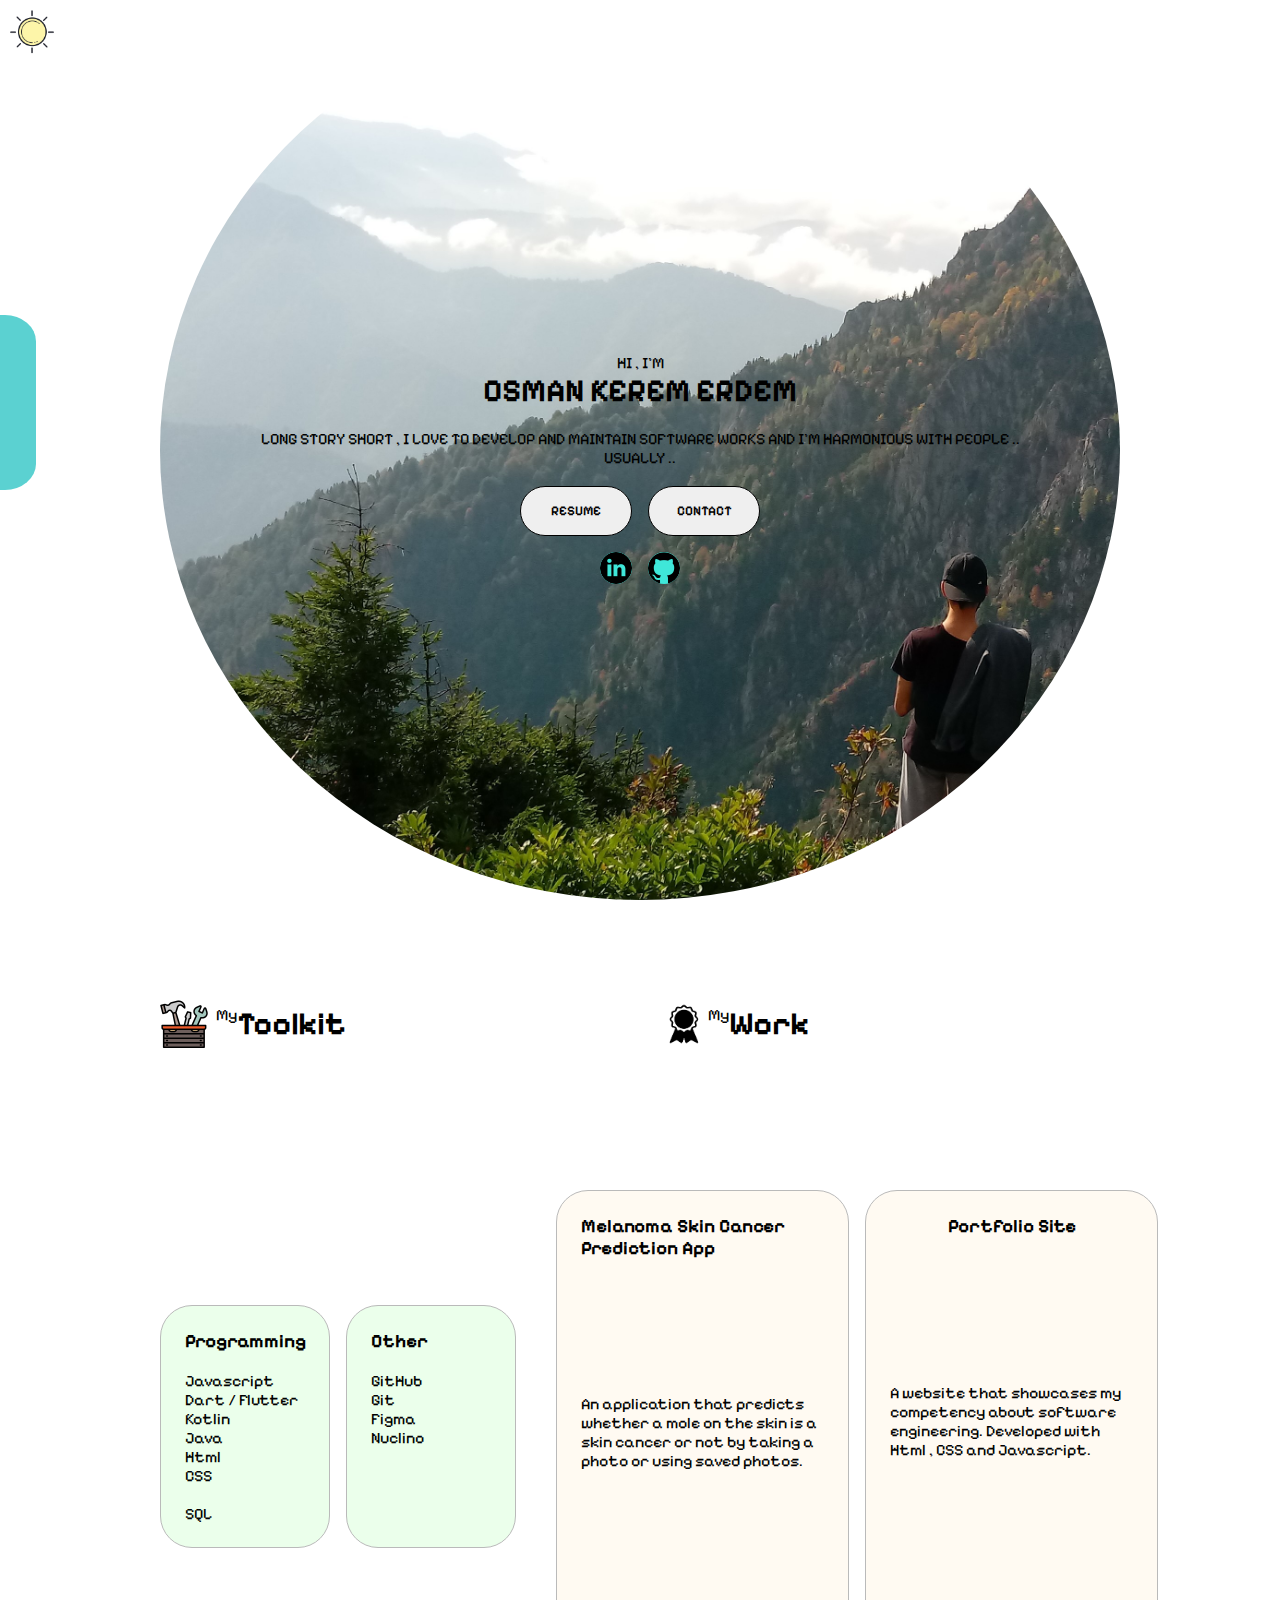
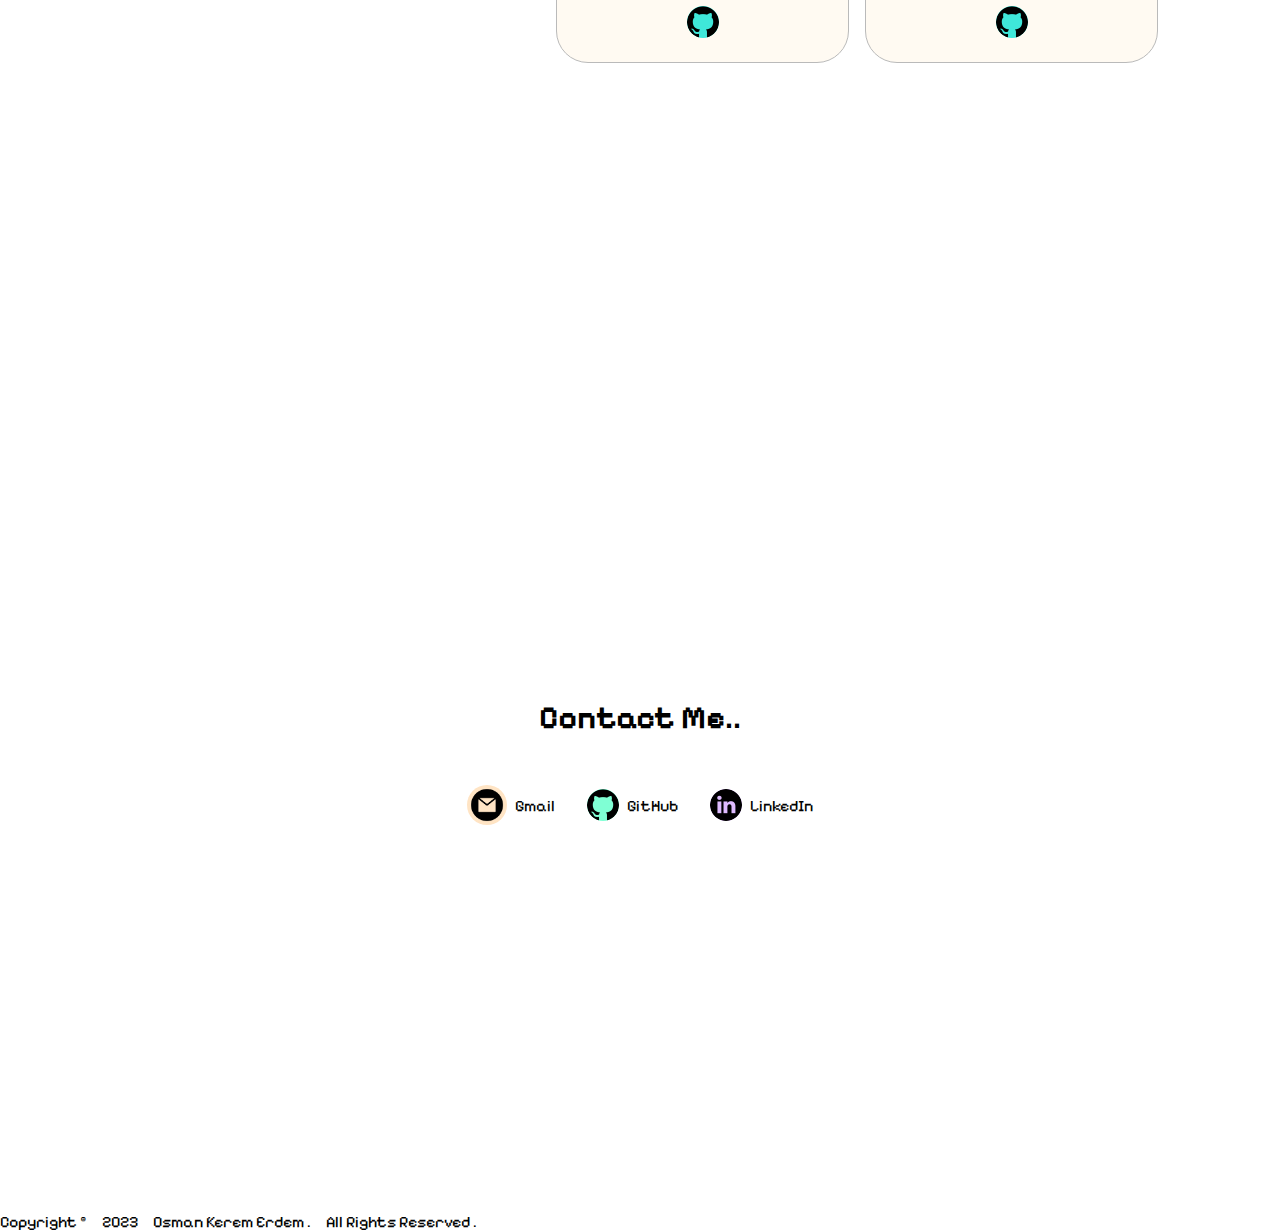
<file: index.html>
<!DOCTYPE html>
<html lang="en">

<head>
  <title>Hi</title>
  <link rel="stylesheet" href="style.css" />
  <link rel="stylesheet" href="mediaqueries.css" />
</head>

<body>
  <img class="theme_image" src="./assets/sun_on.png" onclick="changeTheme(this)">
  <nav id="navigator" class="navigator">
    <div>
      <ul class="nav_links">
        <li>
          <a class="nav_item" href="#about">ABOUT</a>
        </li>
        <li>
          <a class="nav_item" href="#experiencenwork">EXPERIENCE & WORK</a>
        </li>
        <li>
          <a class="nav_item" href="#contact">CONTACT</a>
        </li>
      </ul>
    </div>
  </nav>
  <nav id="hamburger_nav">
    <div class="hamburger_menu">
      <div class="hamburger_icon" onclick="toggleMenu()">
        <span></span>
        <span></span>
        <span></span>
      </div>
      <div class="menu_links">
        <li>
          <a class="nav_item" href="#about" onclick="toggleMenu()">ABOUT</a>
        </li>
        <li>
          <a class="nav_item" href="#experiencenwork" onclick="toggleMenu()">EXPERIENCE & WORK</a>
        </li>
        <li>
          <a class="nav_item" href="#contact" onclick="toggleMenu()">CONTACT</a>
        </li>
      </div>
    </div>
  </nav>
  <section id="about">
    <div class="about_div">
      <p class="about_text">
        HI , I'M
      <h1>OSMAN KEREM ERDEM</h1><br>LONG STORY SHORT , I LOVE TO DEVELOP
      AND MAINTAIN SOFTWARE WORKS AND I'M HARMONIOUS WITH PEOPLE ..<br>
      USUALLY ..<br><br>
      </p>
      <div class="btn_container">
        <input type="button" class="cv_btn" value="RESUME" onclick="window.open('./assets/resume-example.pdf')">
        <input type="button" class="contact_btn" value="CONTACT" onclick="location.href='./#contact'">
      </div>
      <div class="socials_container">
        <img src="./assets/linkedin.png" alt="linkedin profile" class="icon icon_social"
          onclick="location.href='https://www.linkedin.com/in/okerdem13/'">
        <img src="./assets/github.png" alt="github profile" class="icon icon_social"
          onclick="location.href='https://github.com/okerdem/'">
      </div>
    </div>
  </section>
  <section id="experiencenwork">
    <div class="headers_div">
      <div class="experience_header_div">
        <img src="./assets/toolbox.png">
        <div class="experience_header_text">
          <p>My</p>
          <h1>Toolkit</h1>
        </div>
      </div>
      <div class="works_header_div">
        <img class="works_image" src="./assets/experience.png">
        <div class="works_header_text">
          <p>My</p>
          <h1>Work</h1>
        </div>
      </div>
    </div>
    <div class="experiencenwork_div">
      <div class="experience_div">
        <div class="experience_elements_div">
          <div class="element_div">
            <h3>Programming</h3><br>
            <p>Javascript<br>Dart / Flutter<br>Kotlin<br>Java<br>Html<br>CSS<br><br>SQL</p>
          </div>
          <div class="element_div">
            <h3>Other</h3><br>
            <p>GitHub<br>Git<br>Figma<br>Nuclino</p>
          </div>
        </div>
      </div>
      <div class="works_div">
        <div class="works_container_div">
          <div class="work_element">
            <h3>Melanoma Skin Cancer
              Prediction App</h3>
            <p>An application that predicts whether a mole on
              the skin is a skin cancer or not by taking a
              photo or using saved photos.</p>
            <img src="./assets/github.png" alt="github profile" class="icon icon_social"
              onclick="location.href='https://github.com/okerdem/Project_Mole/'">
          </div>
          <div class="work_element">
            <h3>Portfolio Site</h3>
            <p>A website that showcases my competency about software engineering. Developed with Html , CSS and
              Javascript.</p>
            <img src="./assets/github.png" alt="github profile" class="icon icon_social"
              onclick="location.href='https://github.com/okerdem/Portfolio_Site/'">
          </div>
        </div>
      </div>
    </div>
    </div>
  </section>
  <section id="contact">
    <div class="contact_div">
      <h1>Contact Me..</h1>
      <div class="contact_details">
        <div class="contact_element">
          <img class="contact_image mail" src="./assets/email.png">
          <p><a href="mailto:okerdem.13@gmail.com">Gmail</a> </p>
        </div>
        <div class="contact_element">
          <img class="contact_image github" src="./assets/github.png">
          <p><a href="https://github.com/okerdem/">GitHub</a> </p>
        </div>
        <div class="contact_element">
          <img class="contact_image linkedin" src="./assets/linkedin.png">
          <p><a href="https://www.linkedin.com/in/okerdem13/">LinkedIn</a> </p>
        </div>
      </div>
    </div>
  </section>
  <footer>
    <p>
      Copyright &#169; &nbsp; &nbsp; 2023 &nbsp; &nbsp; Osman Kerem Erdem . &nbsp; &nbsp; All Rights Reserved .
    </p>
  </footer>
  <script src="script.js"></script>
</body>

</html>
</file>
<file: style.css>
/*GENERAL*/

@import url("https://fonts.googleapis.com/css2?family=Pixelify+Sans:wght@400;500;600&display=swap");

* {
  margin: 0;
  padding: 0;
}

html {
  scroll-snap-type: y mandatory;
  scroll-behavior: smooth;
}

body {
  font-family: "Pixelify Sans", cursive;
  background-attachment: fixed;
  background-size: 100vw auto;
  background-position: center;
}

section {
  scroll-snap-align: start;
  scroll-snap-stop: always;
}

a {
  color: black;
  text-decoration: none;
}

a:hover {
  color: gray;
  text-decoration: underline;
  text-underline-offset: 0.3rem;
}

a,
.btn {
  transition: all 300ms ease;
}

/*NAVIGATOR*/

.navigator {
  position: fixed;
  top: 35vh;
}

.theme_image{
  position: fixed;
  height: 4rem;
}

.theme_image:hover{
  cursor: pointer;
}

.nav_links {
  display: flex;
  flex-direction: column;
  gap: 2rem;
  list-style-type: none;
  position: fixed;
  left: -19vh;
  width: 17vh;
  z-index: 100;
  transition: all 500ms ease;
  background-color: rgb(91, 209, 209);
  border-radius: 0 15% 15% 0;
  padding: 3vh;
}

.nav_links:hover {
  left: 0;
}

/*HAMBURGER MENU*/

#hamburger_nav {
  display: none;
}

.hamburger_menu {
  position: relative;
  display: inline-block;
}

.hamburger_icon {
  display: flex;
  flex-direction: column;
  justify-content: space-between;
  height: 24px;
  width: 32px;
  cursor: pointer;
}

.hamburger_icon span {
  width: 100%;
  height: 2px;
  transition: all 0.3 ease-in-out;
  background-color: black;
}

.menu_links {
  position: absolute;
  top: 100%;
  right: 0;
  width: fit-content;
  max-height: 0;
  overflow: hidden;
  transition: all 0.3 ease-in-out;
}

.menu_links a {
  display: block;
  align-items: center;
  padding: 10px;
  transition: all 0.3 ease-in-out;
}

.nav_item{
  color: white;
}

.menu_links li {
  list-style: none;
}

.menu_links.open {
  max-height: 300px;
}

.hamburger_icon.open span:first-child {
  transform: rotate(45deg) translate(10px, 5px);
}

.hamburger_icon.open span:nth-child(2) {
  opacity: 0;
}

.hamburger_icon.open span:last-child {
  transform: rotate(-45deg) translate(10px, -5px);
}

.hamburger_icon span:first-child {
  transform: none;
}

.hamburger_icon span:nth-child(2) {
  opacity: 1;
}

.hamburger_icon span:last-child {
  transform: none;
}

/*SECTIONS*/

section {
  padding-top: 4vh;
  height: 96vh;
  margin: 0 10rem;
  box-sizing: border-box;
  min-height: fit-content;
}

/*ABOUT SECTION*/
#about {
  position: relative;
  display: flex;
  justify-content: center;
  gap: 5rem;
  height: 100vh;
  background-image: url("./assets/profile_pic.png");
  background-repeat: no-repeat;
  background-size: cover;
  border-radius: 50%;
  min-width: 550px;
}

.about_div {
  align-self: center;
  text-align: center;
  padding: 5vh;
}

.socials_container {
  display: flex;
  justify-content: center;
  gap: 1rem;
}

.icon_social {
  cursor: pointer;
  height: 2rem;
  border-radius: 50%;
  background-color: rgb(63, 231, 217);
}

.icon_social:hover {
  background-color: rgb(255, 168, 110);
  transition: all 300ms ease;
}

.btn_container {
  display: flex;
  justify-content: center;
  gap: 1rem;
  margin-bottom: 1rem;
}

.cv_btn,
.contact_btn {
  border: black 0.1rem solid;
  padding: 1rem;
  border-radius: 2rem;
  width: 7rem;
  font-family: "Pixelify Sans", cursive;
  font-weight: 600;
  transition: all 300ms ease;
}

.cv_btn:hover,
.contact_btn:hover {
  cursor: pointer;
  background-color: rgb(53, 53, 53);
  color: white;
  border: white 0.1rem solid;
}

/*EXPERIENCE & WORK SECTION */

#experiencenwork {
  height: 100vh;
  position: relative;
}

.headers_div {
  display: flex;
  margin-top: 4rem;
  gap: 2.5rem;
}

.experience_header_text,
.works_header_text {
  display: flex;
}

.experience_header_div {
  display: flex;
  flex-direction: row;
  justify-content: start;
  align-items: center;
  gap: 0.5rem;
  flex: 1;
}

.works_header_div {
  display: flex;
  align-items: center;
  justify-content: start;
  flex: 1;
}

.experiencenwork_div {
  display: flex;
  gap: 2.5rem;
  margin-top: -4.5rem;
}

.experience_div {
  display: flex;
  flex-direction: column;
  justify-content: center;
  flex: 1;
  height: 100vh;
}

.experience_elements_div {
  display: flex;
  gap: 1rem;
}

.element_div {
  border: rgb(186, 186, 186) 0.1rem solid;
  border-radius: 2rem;
  padding: 1.5rem;
  width: 120px;
  background-color: rgb(235, 255, 235);
}

.works_div {
  flex: 1;
  display: flex;
  flex-direction: column;
  height: 100vh;
  justify-content: center;
}

.works_image {
  height: 3rem;
}

.works_container_div {
  display: flex;
  gap: 1rem;
}

.work_element {
  width: 27vh;
  height: 47vh;
  border: rgb(186, 186, 186) 0.1rem solid;
  border-radius: 2rem;
  padding: 1.5rem;
  display: flex;
  flex-direction: column;
  gap: 1rem;
  justify-content: space-between;
  align-items: center;
  background-color: rgb(255, 250, 242);
}

.works_button {
  border: black 0.1rem solid;
  padding: 1rem;
  border-radius: 2rem;
  width: 7rem;
  font-family: "Pixelify Sans", cursive;
  font-weight: 600;
  transition: all 300ms ease;
}

.works_button:hover {
  cursor: pointer;
  background-color: rgb(53, 53, 53);
  color: white;
  border: white 0.1rem solid;
}

/*CONTACT SECTION*/

#contact {
  height: 100vh;
  position: relative;
}

.contact_div {
  height: 100vh;
  display: flex;
  flex-direction: column;
  align-items: center;
  justify-content: center;
  gap: 3rem;
}

.contact_details {
  display: flex;
  gap: 2rem;
}

.contact_element {
  display: flex;
  align-items: center;
  gap: 0.5rem;
}

.contact_image {
  height: 2rem;
  border-radius: 50%;
}

.mail {
  height: 2.5rem;
  background-color: bisque;
}

.github {
  background-color: aquamarine;
}

.linkedin {
  background-color: rgb(222, 187, 255);
}
</file>
<file: mediaqueries.css>
@media screen and (max-width:1200px) {
  #navigator {
    display: none;
  }

  #hamburger_nav {
    display: flex;
    padding: 7vh;
    justify-content: flex-end;
  }
}
</file>
